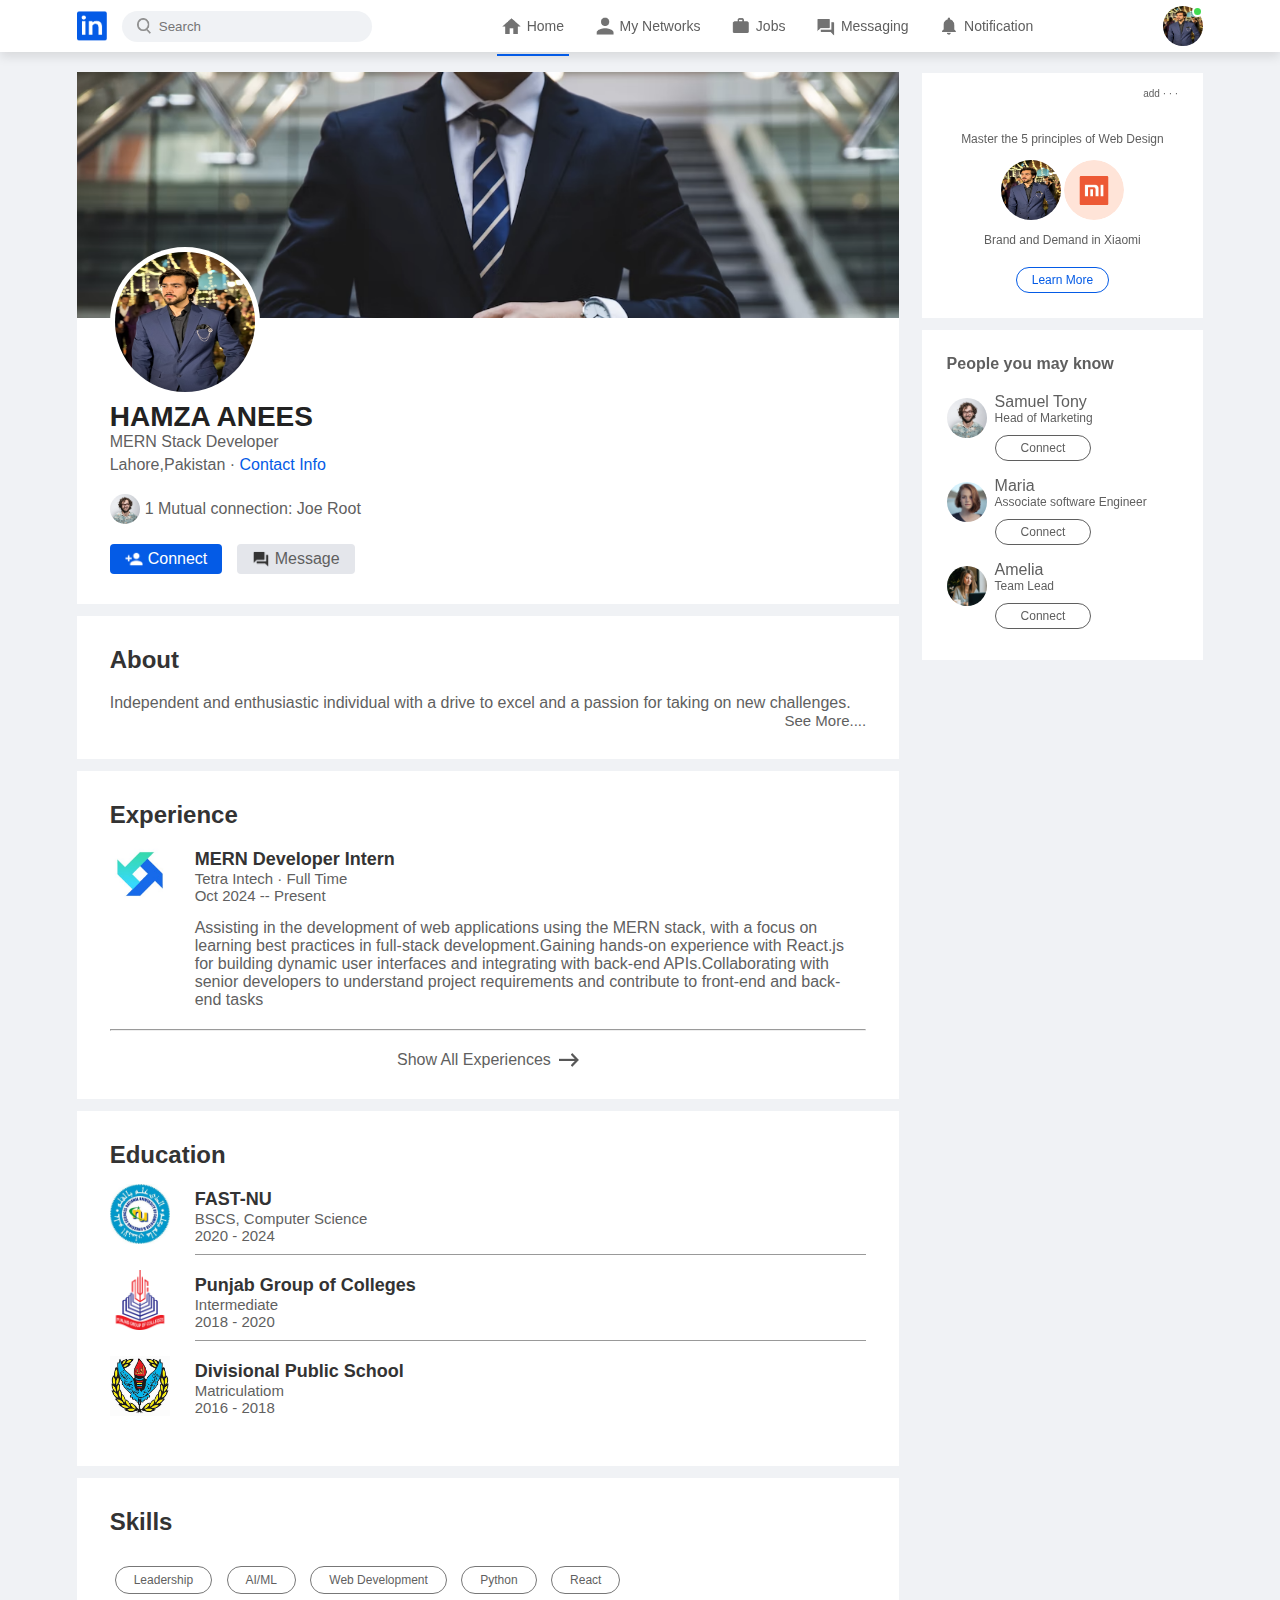
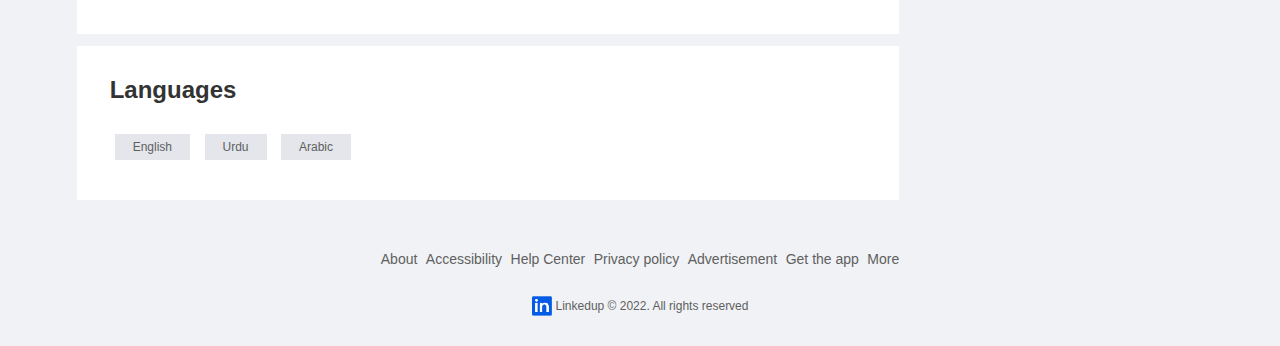
<file: profile.html>
<!DOCTYPE html>
<html lang="en">
<head>
    <meta charset="UTF-8">
    <meta name="viewport" content="width=device-width, initial-scale=1.0">
    <title>Social Media website</title>
    <link rel="stylesheet" href="style.css">
</head>
<body>
    <!-------------Navbar-------------------->
    <nav class="navbar">
        <div class="left-navbar">
            <a href="index.html" class="logo"><img src="images/logo.png" alt="linkedin logo"></a>
            <div class="search-box"><img src="images/search.png" alt="search">
            <input type="text" placeholder="Search"></div>
        </div>             
        <div class="center-navbar">
            <ul>
            <li><a href="#" class="active-link"><img src="images/home.png"><span>Home</span></a></li> 
            <li><a href="#"><img src="images/network.png"><span>My Networks</span></a></li> 
            <li><a href="#"><img src="images/jobs.png"><span>Jobs</span></a></li>
            <li><a href="#"><img src="images/message.png"><span>Messaging</span></a></li>
            <li><a href="#"><img src="images/notification.png"><span>Notification</span></a></li>
            </ul>
        </div>             
        <div class="right-navbar">
            <div class="online">
                <img src="images/user-1.jpeg" alt="user" class="nav-profile-img" onclick="toggleMenu()">  
            </div>
        </div>   
    <div class="profile-menu-wrap" id="profilemenu">
            <div class="profile-menu">
                <div class="user-info">
                    <img src="images/user-1.jpeg" alt="">
                    <div>
                        <h3>Hamza Anees</h3>
                        <a href="profile.html">See your profile</a>
                    </div>
                </div>
                <hr>
                <a href="#" class="profile-menu-link">
                    <img src="images/feedback.png" alt="">
                    <p>Give Feedback</p>
                    <span>></span>
                </a>
                <a href="#" class="profile-menu-link">
                    <img src="images/setting.png" alt="">
                    <p>Setting and privacy</p>
                    <span>></span>
                </a>
                <a href="#" class="profile-menu-link">
                    <img src="images/help.png" alt="">
                    <p>Help Center</p>
                    <span>></span>
                </a>
                <a href="#" class="profile-menu-link">
                    <img src="images/display.png" alt="">
                    <p>Display</p>
                    <span>></span>
                </a>
                <a href="#" class="profile-menu-link">
                    <img src="images/logout.png" alt="">
                    <p>Logout</p>
                    <span>></span>
                </a>
            </div>
    </div>          
    </nav>
    <!---------------Navbar End---------------->

    <!-------------Container------------------------>
    <div class="container">
        <div class="profile-main">
            <div class="profile-container">
                <img src="images/cover-pic.png" width="100%">
                <div class="profile-container-inner">
                    <img src="images/user-1.jpeg" alt="" class="profile-pic">
                    <h1>HAMZA ANEES</h1>
                    <b>MERN Stack Developer</b>
                    <p>Lahore,Pakistan &middot; <a href="#">Contact Info</a></p>
                    <div class="mutual-connections">
                        <img src="images/user-2.png" alt="">
                        <span>1 Mutual connection: Joe Root</span>
                    </div>
                    <div class="profile-btn">
                        <a href="#" class="primary-btn"><img src="images/connect.png" alt="">Connect</a>
                        <a href="#"><img src="images/chat.png" alt="">Message</a>
                    </div>
                </div>
            </div>
            <div class="profile-description">
                <h2>About</h2>
                <p>Independent and enthusiastic individual with a drive to excel and a passion for taking on new challenges.</p>
                <a href="#" class="see-more-link">See More....</a>
            </div>
            <div class="profile-description">
                <h2>Experience</h2>
                <div class="profile-desc-row">
                    <img src="images/tetratech.jfif" alt="">
                    <div>
                        <h3>MERN Developer Intern</h3>
                        <b>Tetra Intech &middot; Full Time</b>
                        <b>Oct 2024 -- Present</b>
                        <p> Assisting in the development of web applications using the MERN stack, with a focus on learning best practices in
                            full-stack development.Gaining hands-on experience with React.js for building dynamic user interfaces and integrating with back-end
                            APIs.Collaborating with senior developers to understand project requirements and contribute to front-end and back-end
                            tasks
                        </p>
                    </div>
                </div>
                <hr>
                <a href="#" class="experience-link">Show All Experiences <img src="images/right-arrow.png" alt=""></a>
            </div>
            <div class="profile-description">
                <h2>Education</h2>
                <div class="profile-desc-row">
                    <img src="images/fast.jfif" alt="">
                    <div>
                        <h3>FAST-NU</h3>
                        <b>BSCS, Computer Science</b>
                        <b>2020 - 2024</b>
                        <hr>
                    </div>
                </div>
                <div class="profile-desc-row">
                    <img src="images/pgc.png" alt="">
                    <div>
                        <h3>Punjab Group of Colleges</h3>
                        <b>Intermediate</b>
                        <b>2018 - 2020</b>
                        <hr>
                    </div>
                </div>
                <div class="profile-desc-row">
                    <img src="images/dps.jpg" alt="">
                    <div>
                        <h3>Divisional Public School</h3>
                        <b>Matriculatiom</b>
                        <b>2016 - 2018</b>
                    </div>
                </div>
            </div>
            <div class="profile-description">
                <h2>Skills</h2>
                <a href="#" class="skill-btn">Leadership</a>
                <a href="#" class="skill-btn">AI/ML</a>
                <a href="#" class="skill-btn">Web Development</a>
                <a href="#" class="skill-btn">Python</a>
                <a href="#" class="skill-btn">React</a>
            </div>
            <div class="profile-description">
                <h2>Languages</h2>
                <a href="#" class="lang-btn">English</a>
                <a href="#" class="lang-btn">Urdu</a>
                <a href="#" class="lang-btn">Arabic</a>
            </div>
        </div>
        
    <!--Profile Sidebar---------------->
        <div class="profile-sidebar">
            <div class="sidebar-ad">
                <small>add &middot; &middot; &middot;</small><br>
                <p>Master the 5 principles of Web Design</p>
                <div>
                    <img src="images/user-1.jpeg" alt="">
                    <img src="images/mi-logo.png" alt="">
                </div>
                <b>Brand and Demand in Xiaomi</b>
                <a href="#" class="add-link">Learn More</a>
            </div>
            <div class="sidebar-people">
                <h3>People you may know</h3>
                <div class="sidebar-people-row">
                    <img src="images/user-2.png" alt="">
                    <div>
                        <h2>Samuel Tony</h2>
                        <p>Head of Marketing</p>
                        <a href="#">Connect</a>
                    </div>
                </div>
                <div class="sidebar-people-row">
                    <img src="images/user-3.png" alt="">
                    <div>
                        <h2>Maria</h2>
                        <p>Associate software Engineer</p>
                        <a href="#">Connect</a>
                    </div>
                </div>
                <div class="sidebar-people-row">
                    <img src="images/user-4.png" alt="">
                    <div>
                        <h2>Amelia</h2>
                        <p>Team Lead</p>
                        <a href="#">Connect</a>
                    </div>
                </div>
            </div>
        </div>
    </div>
    <div class="profile-footer">
        <div class="sidebar-useful-links">
            <a href="#">About</a>
            <a href="#">Accessibility</a>
            <a href="#">Help Center</a>
            <a href="#">Privacy policy</a>
            <a href="#">Advertisement</a>
            <a href="#">Get the app</a>
            <a href="#">More</a>
        </div>
        <div class="copyright-msg">
            <img src="images/logo.png" alt="">
            <p>Linkedup &#169; 2022. All rights reserved</p>
        </div>
    </div>

<script>
    let profilemenu = document.getElementById("profilemenu");
    function toggleMenu(){
        profilemenu.classList.toggle("open-menu")
    }
</script>
</body>
</html>
</file>
<file: style.css>
*{
    font-family: 'Poppins', sans-serif;
    box-sizing: border-box;
    margin: 0;
    padding: 0;
}
body{
    background: #f0f2f5;
    color: #5f5f5f;
}
a{
    text-decoration: none;
    color: #5f5f5f
}
.navbar{
    display: flex;
    align-items: center;
    position: sticky;
    justify-content: space-between;
    background: #fff;
    padding: 6px 6%;
    z-index: 100;
    top: 0;
    box-shadow: 0 5px 10px rgba(0,0, 0, 0.1);
}
.left-navbar{
    display: flex;
    align-items: center;
}
.logo img{
    width: 30px;
    margin-right: 15px;
    display: block;
}
.search-box{
    background: #f0f2f5;
    width: 250px;
    border-radius: 20px;
    display: flex;
    align-items: center;
    padding: 0 15px;
}  
.search-box img{
    width: 14px;
}
.search-box input{
    background: transparent;
    outline: 0;
    width: 100%;
    padding: 8px;
    border: 0;
}
.center-navbar ul li{
    display: inline-block;
    list-style: none;
}
.center-navbar ul li a{
    display: flex;
    align-items: center;
    margin: 5px 8px;
    font-size: 14px;
    padding-right: 5px;
    position: relative;
}  
.center-navbar ul li a::after{
    content: '';
    width: 0;
    height: 2px;
    bottom: -15px;
    position: absolute;
    background: #045be6;
    transition: width 0.3s;
}
.center-navbar ul li a:hover::after,
.center-navbar ul li a.active-link::after{
    width: 100%;
}
.center-navbar ul li a img{
    width: 30px;
}  
.nav-profile-img{
    width: 40px;
    height: 40px;
    display: block;
    cursor: pointer;
    border-radius: 50%;
    position: relative;
}   
.online{
    position: relative;
} 
.online::after{
    content: '';
    width: 7px;
    height: 7px;
    border-radius: 50%;
    border: 2px solid #fff;
    right: 0px;
    top: 0px;
    position: absolute;
    background: #41db51;
}
.container{
    padding: 20px 6%;
    display: flex;
    justify-content: space-between;
    flex-wrap: wrap;
}
.left-sidebar{
    flex-basis: 25%;
    align-self: flex-start;
    position: sticky;
    top: 73px;
}
.sidebar-profile-box{
    background: #fff;
}
.sidebar-profile-info{
    padding: 0 25px;
}
.sidebar-profile-info img{
    width: 90px;
    height: 90px;
    border-radius: 50%;
    background: #fff;
    padding: 4px;
    margin-top: -45px;
}
.sidebar-profile-info h1{
    font-size: 20px;
    font-weight: 600;
    color: #222;
}
.sidebar-profile-info h3{
    font-size: 14px;
    font-weight: 500;
    color: #777;
}
.sidebar-profile-info ul{
    list-style: none;
    margin: 20px 0;
}
.sidebar-profile-box ul li{
    width: 100%;
    margin: 5px 0;
    font-size: 13px;
}
.sidebar-profile-box ul li span{
    float: right;
    color: #045be6;
}
.sidebar-profile-link{
    display: flex;
    align-items: center;
    border-top: 1px solid #ccc;
}
.sidebar-profile-link a{
    flex-basis: 50%;
    display: flex;
    align-items: center;
    justify-content: center;
    border-left: 1px solid #ccc;
    padding: 20px 0;
    font-size: 13px;
}
.sidebar-profile-link a:first-child{
    border:0;
}
.sidebar-profile-link a img{
    width: 20px;
    margin-right: 10px;
}
.sidebar-activity{
    background: #fff;
    padding: 5px 25px;
    margin: 12px 0;
}
.sidebar-activity h3{
    font-size: 14px;
    font-weight: 500;
    color: #777;
    margin: 20px 0 10px;
}
.sidebar-activity a{
    display: flex;
    align-items: center;
    font-size: 12px;
    font-weight: 500;
    color: #888;
    margin: 3px 0;
}
.sidebar-activity a img{
    width: 20px;
    margin-right: 10px;
}
.discover-more-link{
    border-top: 1px solid #ccc;
    text-align: center;
    margin-top: 20px;
    margin-left: -25px;
    margin-right: -25px;
}
.discover-more-link a{
    color: #045be6;
    display: inline-block;
    margin: 10px 0;
}
.right-sidebar{
    flex-basis: 25%;
    align-self: flex-start;
    position: sticky;
    top: 73px;
}
.sidebar-news{
    background-color: #fff;
    padding: 10px 25px;
}
.info-icon{
    width: 15px;
    float: right;
    margin-top: 15px;
}
.sidebar-news h1{
    font-size: 18px;
    font-weight: 600;
    color: #333;
    margin: 10px 0 30px;
}
.sidebar-news a{
    margin-top: 10px;
    margin-bottom: -1px;
    font-size: 12px;
    font-weight: 600;
    display: block;
}
.sidebar-news span{
    font-size: 12px;
}
.sidebar-news .read-more-link {
    color: #045be6;
    font-weight: 500;
    margin: 20px 0 10px;
}
.sidebar-ad{
    padding: 15px 25px;
    margin: 12px 0;
    background-color: #fff;
    text-align: center;
    font-size: 12px;
}
.sidebar-ad img{
    width: 60px;
    height: 60px;
    border-radius: 50%;
    margin-top: 4px;
}
.sidebar-ad small{
    float: right;
    font-weight: 500;
}
.sidebar-ad p{
    margin-top: 30px;
    margin-bottom: 10px;
}
.sidebar-ad b{
    display: block;
    font-weight: 500;
    margin-top: 10px;
}
.sidebar-ad a{
    display: inline-block;
    border: 1px solid #045be6;
    color: #045be6;
    border-radius: 30px;
    padding: 5px 15px;
    margin: 20px auto 10px;
    font-weight: 500;
}
.sidebar-useful-links{
    padding:15px 25px;
    text-align: center;
}
.sidebar-useful-links a{
    display: inline-block;
    font-size: 14px;
    margin: 4px 2px;
}
.copyright-msg{
    display: flex;
    align-items: center;
    justify-content: center;
    margin-top: 10px;
    font-size: 12px;
    font-weight: 500;
}
.copyright-msg img{
    width: 20px;
    margin-right: 4px;
}
.main-content{
    flex-basis: 47%;
}
.create-post{
    background-color: #fff;
}
.create-post-input{
    padding: 20px 25px 10px;
    display: flex;
    align-items: flex-start;
}
.create-post-input img{
    width: 35px;
    border-radius: 50%;
    margin-right: 10px;
}
.create-post-input textarea{
    border: 0;
    outline: 0;
    width: 100%;
    resize: none;
    background: transparent;
    margin-top: 8px;
}
::placeholder{
    font-weight: 500;
}
.create-post-link{
    display: flex;
    align-items: flex-start;
}
.create-post-link li{
    border-right: 1px solid #ccc;
    border-top: 1px solid #ccc;
    list-style: none;
    flex-basis: 25%;
    display: flex;
    height: 40px;
    font-size: 13px;
    align-items: center;
    justify-content: center;
    align-items: center;
    cursor: pointer;
}
.create-post-link li img{
    width: 15px;
    margin-right: 5px;
}
.create-post-link li:last-child{
    border-top: 0;
    border-right: 0;
    color: #fff;
    background: #045be6;
}
.sort-by{
    align-items: center;
    display: flex;
    margin: 10px 0;
}
.sort-by hr{
    flex: 1;
    border: 0;
    height: 1px;
    background: #ccc;
}
.sort-by p{
    font-size: 13px;
    padding-left: 5px;
}
.sort-by p span{
    font-weight: 600;
    cursor: pointer;
}
.sort-by p span img{
    width: 13px;
    margin-left: 3px;
}
.post{
    background: #fff;
    padding: 20px 25px 5px;
    margin: 15px 0 5px;
}
.post-author{
    display: flex;
    align-items: flex-start;
    margin-bottom: 20px;
}
.post-author img{
    width: 35px;
    height: 35px;
    border-radius: 50%;
    margin-top: 5px;
    margin-right: 10px;
}
.post p{
    font-size: 14px;
    margin-bottom: 15px;
}
.post-author h1{
    font-size: 18px;
    font-weight: 600;
    color:#333;
}
.post-author small{
    display: block;
    margin-bottom: -2px;
}
.post-stats{
    display: flex;
    flex-wrap: wrap;
    align-items: center;
    justify-content: space-between;
    font-size: 12px;
    padding-bottom: 6px;
    border-bottom: 1px solid #ccc;
}
.post-stats div{
    display: flex;
    align-items: center;
}
.post-stats img{
    width: 15px;
    margin-right: -5px;
}
.liked-user{
    margin-left: 10px;
}
.post-activity{
    display: flex;
    align-items: center;
    justify-content: space-between;
    padding: 10px 0;
    font-size: 14px;
    font-weight: 500;
}
.post-activity div{
    display: flex;
    align-items: center;
}
.post-activity-user-icon{
    width: 22px;
    height: 22px;
    border-radius: 50%;
}
.post-activity-arrow-icon{
    width: 12px;
    margin-left: 5px;
}
.post-activity-link img{
    width: 18px;
    margin-right: 8px;
}

/*---------profile drop down-----------*/
.profile-menu-wrap{
    position: absolute;
    top: 100%;
    right: 5%;
    width: 320px;
    max-height: 0;
    overflow: hidden;
    transition: max-height 0.5s;
}
.profile-menu-wrap.open-menu{
    max-height: 400px;
}
.profile-menu{
    background: #222;
    color: #fff;
    padding: 20px;
    margin: 10px;
}
.user-info{
    display: flex;
    align-items: center;
}
.user-info img{
    width: 40px;
    height: 40px;
    border-radius: 50%;
    margin-right: 15px;
}
.user-info h3{
    font-weight: 500;
    margin-bottom: -5px;
}
.user-info a{
    color: #c9dbf8;
    font-size: 13px;
}
.profile-menu hr{
    border: 0;
    height: 1px;
    width: 100%;
    background: #fff;
    margin: 15px 0 10px;
}
.profile-menu-link{
    display: flex;
    align-items: center;
    color: #fff;
    margin: 12px 0;
    font-size: 14px;
}
.profile-menu-link p{
    width: 100%;
}
.profile-menu-link img{
    width: 35px;
    border-radius: 50%;
    margin-right: 15px;
}

/*     Container     */
.profile-main{
    flex-basis: 73%;
}
.profile-sidebar{
    flex-basis: 25%;
    align-self: flex-start;
    position: sticky;
    top: 73px;
}
.profile-container{
    background: #fff;
}
.profile-container-inner{
    padding: 0 4% 10px;
}
.profile-pic{
    width: 150px;
    height: 150px;
    padding: 5px;
    background: #fff;
    margin-top: -75px;
    border-radius: 50%;
}
.profile-container h1{
    font-size: 28px;
    font-weight: 600;
    color: #222;
}
.profile-container b{
    font-weight: 500;
}
.profile-container p{
    margin-top: 5px;
}
.profile-container p a{
    font-weight: 500;
    color: #045be6;
}
.mutual-connections{
    display: flex;
    align-items: center;
    margin: 20px 0;
}
.mutual-connections img{
    width: 30px;
    border-radius: 50%;
    margin-right: 5px;
}
.profile-btn{
    margin: 20px 0;
}
.profile-btn a{
    display: inline-flex;
    align-items: center;
    background: #e4e6eb;
    padding: 6px 15px;
    border-radius: 4px;
    margin-right: 10px;
}
.profile-btn a img{
    width: 18px;
    margin-right: 5px;
}
.profile-btn .primary-btn{
    background: #045be6;
    color: #fff;
}
.profile-description{
    background: #fff;
    padding: 20px 4% 30px;
    margin: 12px 0;
}
.profile-description h2{
    color: #333;
    font-weight: 600;
    margin: 10px 0 20px;
}
.see-more-link{
    display: block;
    text-align: right;
    font-size: 15px;
}
.profile-desc-row{
    display: flex;
    align-items: flex-start;
    margin: 20px 0;
}
.profile-desc-row img{
    margin-right: 25px;
    margin-top: -5px;
    width: 60px;
}
.profile-desc-row div{
    width: 100%;
}
.profile-desc-row h3{
    font-size: 18px;
    font-weight: 600;
    color: #333;
}
.profile-desc-row b{
    display: block;
    font-weight: 500;
    font-size: 15px;
}
.profile-desc-row p{
    margin-top: 15px;
}
.profile-desc-row hr{
    border: 0;
    border-bottom: 1px solid #999;
    margin-top: 10px;
}
.experience-link{
    display: flex;
    align-items: center;
    justify-content: center;
    padding-top: 20px;
    font-weight: 500;
}
.experience-link img{
    width: 20px;
    margin-left: 8px;
}
.skill-btn{
    display: inline-block;
    margin: 10px 5px;
    padding: 6px 18px;
    border-radius: 30px;
    border: 1px solid #777;
    font-size: 12px;
    font-weight: 500;
}
.lang-btn{
    display: inline-block;
    margin: 10px 5px;
    padding: 6px 18px;
    background: #e4e6eb;
    font-size: 12px;
    font-weight: 500;
}
.profile-sidebar .sidebar-ad{
    margin: 0;
}
.sidebar-people{
    margin: 12px 0;
    background: #fff;
    padding: 15px 25px;
    font-size: 12px;
}
.sidebar-people h3{
    font-size: 16px;
    font-weight: 600;
    margin: 10px 0 20px;
}
.sidebar-people-row{
    display: flex;
    align-items: flex-start;
    margin: 6px 0;
}
.sidebar-people-row img{
    width: 40px;
    border-radius: 50%;
    margin-right: 8px;
    margin-top: 5px;
}
.sidebar-people-row h2{
    font-weight: 500;
    font-size: 16px;
}
.sidebar-people-row a{
    display: inline-block;
    margin: 10px 0;
    padding: 5px 25px;
    border: 1px solid #5f5f5f;
    border-radius: 30px;
    font-size: 500;
}
.profile-footer{
    padding: 0 6% 30px;
}
#showMoreLink{
    display: none;
}

/*******************Responsive************/

@media only screen and (max-width: 600px){
    .search-box{
        background: transparent;
        width: auto;
        padding: 0;
    }
    .search-box input{
        width: 0;
        padding: 0;
    }
    .center-navbar ul li a span{
        display: none;
    }
    .center-navbar ul li a{
        padding-right: 0;
        margin: 5px;
    }
    .nav-profile-img{
        width: 30px;
        height: 30px;
    }
    .container{
        padding: 15px 3%;
    }
    .left-sidebar,.right-sidebar{
        flex-basis: 100%;
        position: relative;
        top: unset;
    }
    .main-content{
        flex-basis: 100%;
    }
    .post-stats div{
        margin: 2px 0;
    }
    .post-activity-link span{
        display: none;
    }
    .post-activity-link img{
        margin-right: 0;
    }
    .profile-main,.profile-sidebar{
        flex-basis: 100%;
    }
    .profile-container{
        font-size: 14px;
    }
    .profile-pic{
        width: 100px;
        height: 100px;
        margin-top: -50px;
    }
    .profile-description{
        font-size: 14px;
    }
    #showMoreLink{
        display: block;
        width: fit-content;
        margin: 10px auto;
        font-size: 14px;
        cursor: pointer;
    }
    .sidebar-activity{
        display: none;
    }
    .sidebar-activity.open-activity{
        display: block;
    }


}
</file>
